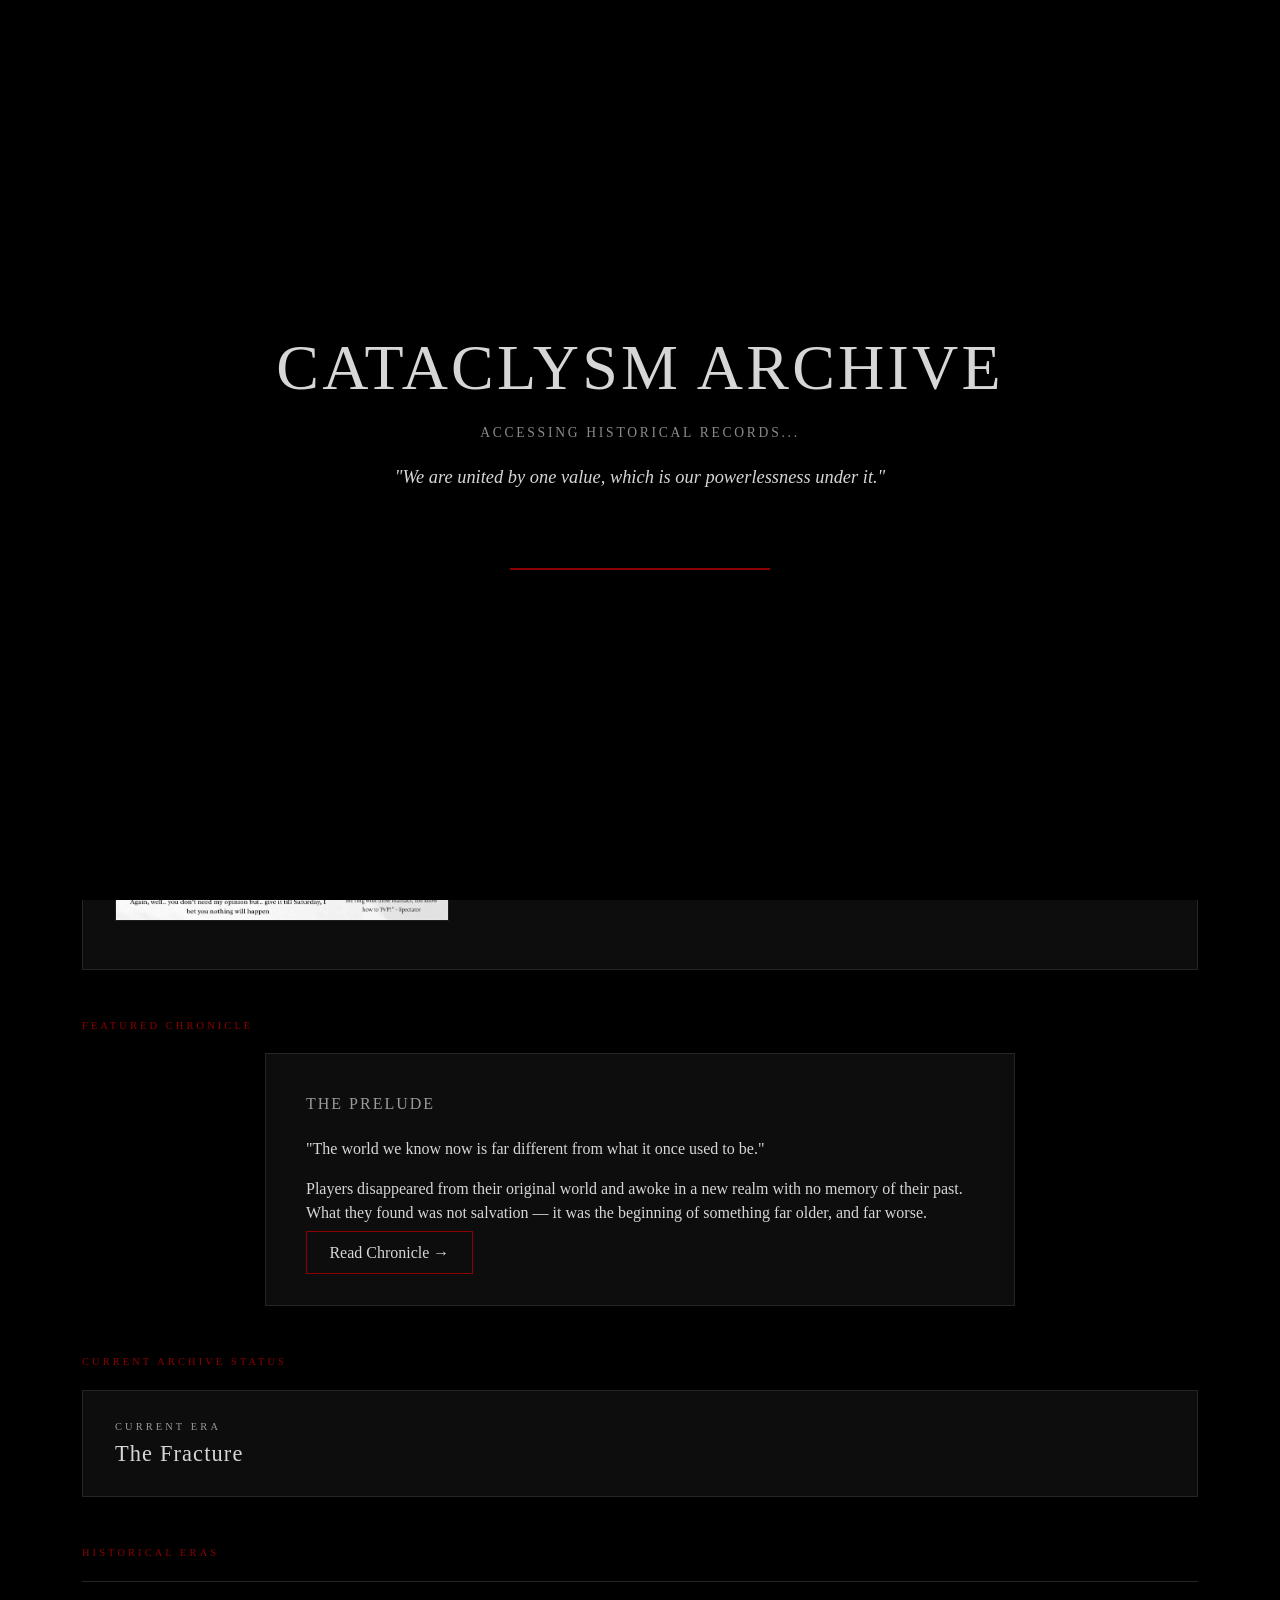
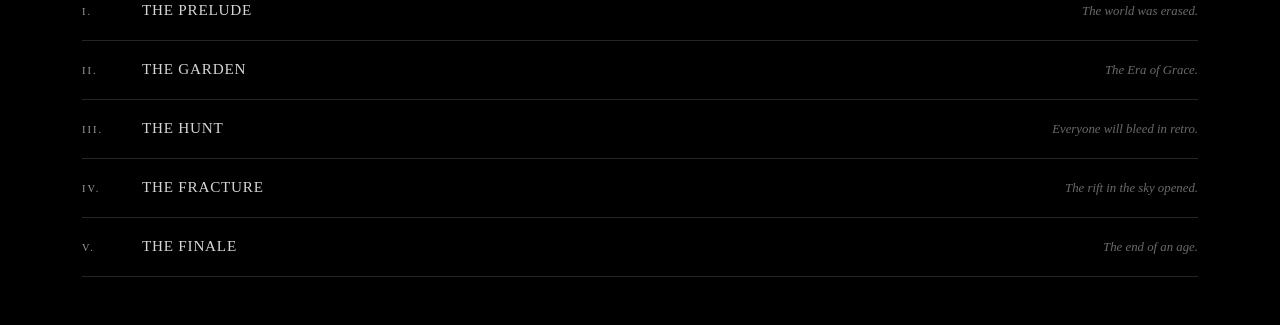
<file: cataclysm-archive/index.html>
<!DOCTYPE html>
<html lang="en">

<head>
    <meta charset="UTF-8">
    <meta name="viewport" content="width=device-width, initial-scale=1.0">
    <title>Cataclysm Archive</title>
    <link href="https://cdn.jsdelivr.net/npm/bootstrap@5.3.7/dist/css/bootstrap.min.css" rel="stylesheet">
    <link rel="icon" href="assets/images/icon.png">
    <link rel="stylesheet" href="assets/css/style.css">
</head>

<body>
    <div id="loadingScreen">

    <h1 class="loading-title">
        CATACLYSM ARCHIVE
    </h1>

    <p class="loading-status">
        Accessing Historical Records...
    </p>

    <blockquote id="loadingQuote">

        "We are united by one value,
        which is our powerlessness under it."

        <br><br>

        — Toru__

    </blockquote>

    <div class="loading-bar">

        <div class="loading-progress"></div>

    </div>

</div>

    <nav class="navbar navbar-expand-lg navbar-dark bg-black border-bottom border-secondary" aria-label="Primary navigation">
        <div class="container">
            <a class="navbar-brand fw-bold" href="index.html">CATACLYSM ARCHIVE</a>
            <button class="navbar-toggler" type="button" data-bs-toggle="collapse" data-bs-target="#navbarNav"
                aria-controls="navbarNav" aria-expanded="false" aria-label="Toggle navigation">
                <span class="navbar-toggler-icon"></span>
            </button>
            <div class="collapse navbar-collapse" id="navbarNav">
                <ul class="navbar-nav ms-auto">
                    <li class="nav-item"><a class="nav-link active" href="index.html">Home</a></li>
                    <li class="nav-item"><a class="nav-link" href="timeline.html">Timeline</a></li>
                    <li class="nav-item"><a class="nav-link" href="records.html">Records</a></li>
                    <li class="nav-item dropdown">
                        <a class="nav-link dropdown-toggle" href="#" role="button" data-bs-toggle="dropdown" aria-expanded="false">Archives</a>
                        <ul class="dropdown-menu dropdown-menu-dark">
                            <li><a class="dropdown-item" href="individuals.html">Individuals</a></li>
                            <li><a class="dropdown-item" href="factions.html">Factions</a></li>
                            <li><a class="dropdown-item" href="alliances.html">Alliances</a></li>
                            <li><a class="dropdown-item" href="entities.html">Entities</a></li>
                        </ul>
                    </li>
                </ul>
            </div>
        </div>
    </nav>


    <!-- ① Hero -->
    <section class="container py-5">
        <div class="archive-header">
            <h1 class="display-4 fw-bold">CATACLYSM ARCHIVE</h1>
            <p class="lead">Historical Record of the Realm</p>
            <p>The world was not destroyed. It was cultivated.</p>
        </div>
    </section>

    <!-- ⑥ Featured Publication -->
    <section class="container mb-5">
        <span class="section-label">Featured Publication</span>
        <div class="publication-card">
            <div class="row g-4 align-items-center">
                <div class="col-12 col-md-4">
                    <img src="assets/images/new2.png" class="newspaper-image" alt="The Fracture in the Sky">
                </div>
                <div class="col-12 col-md-8">
                   <span class="pub-date">
    ARCHIVED DURING THE FRACTURE
</span>
                    <h3 class="pub-title">The Fracture in the Sky</h3>
                    <p class="pub-body">
                        Reports indicate reality itself has begun to fracture.
                        Entity activity continues to rise across all recorded sectors.
                        Correspondents have gone silent at the outer reaches.
                    </p>
                    <a href="record.html?id=fracture-sky" class="archive-btn">Read Record →</a>
                </div>
            </div>
        </div>
    </section>
    
    <!-- ③ Featured Chronicle -->
    <section class="container mt-5 mb-5">
        <span class="section-label">Featured Chronicle</span>
        <div class="chronicle-card">
            <h2 class="chronicle-title">THE PRELUDE</h2>
            <p class="chronicle-pull">
                "The world we know now is far different from what it once used to be."
            </p>
            <p class="chronicle-body">
                Players disappeared from their original world and awoke in a new realm
                with no memory of their past. What they found was not salvation — it was
                the beginning of something far older, and far worse.
            </p>
            <a href="era.html?id=prelude" class="archive-btn">Read Chronicle →</a>
        </div>
    </section>


    <!-- ④ Current Era -->
    <section class="container mb-5">
        <span class="section-label">Current Archive Status</span>
        <div class="era-status-card">
            <span class="era-label">Current Era</span>
            <h3 class="era-name">The Fracture</h3>
        </div>
    </section>


    <!-- ⑤ Historical Eras -->
    <section class="container mb-5">
        <span class="section-label">Historical Eras</span>
        <ul class="eras-list">
            <li>
                <a href="era.html?id=prelude">
                    <span class="era-numeral">I.</span>
                    <span class="era-entry-title">THE PRELUDE</span>
                    <span class="era-entry-desc">The world was erased.</span>
                </a>
            </li>
            <li>
                <a href="era.html?id=garden">
                    <span class="era-numeral">II.</span>
                    <span class="era-entry-title">THE GARDEN</span>
                    <span class="era-entry-desc">The Era of Grace.</span>
                </a>
            </li>
            <li>
                <a href="era.html?id=hunt">
                    <span class="era-numeral">III.</span>
                    <span class="era-entry-title">THE HUNT</span>
                    <span class="era-entry-desc">Everyone will bleed in retro.</span>
                </a>
            </li>
            <li>
                <a href="era.html?id=fracture">
                    <span class="era-numeral">IV.</span>
                    <span class="era-entry-title">THE FRACTURE</span>
                    <span class="era-entry-desc">The rift in the sky opened.</span>
                </a>
            </li>
            <li>
                <a href="era.html?id=finale">
                    <span class="era-numeral">V.</span>
                    <span class="era-entry-title">THE FINALE</span>
                    <span class="era-entry-desc">The end of an age.</span>
                </a>
            </li>
        </ul>
    </section>



    <script src="assets/js/app.js"></script>
    <script src="https://cdn.jsdelivr.net/npm/bootstrap@5.3.7/dist/js/bootstrap.bundle.min.js"></script>

<script>

const archiveQuotes = [

    "We are united by one value, which is our powerlessness under it.",

    "The world was not destroyed. It was cultivated.",

    "Everyone will bleed in retro.",

    "The rift in the sky opened with the corpse of a beloved.",

    "It breaks us and assembles us back whole but wrong because it loves us.",

    "What will break it?",

    "And who will break it?",

    "Paint the world red.",

    "The peace and quiet were only lended to us.",

    "Something wicked came.",

    "It is here.",

    "It did all of this and now it is watching.",

    "The players have tasted blood.",

    "We found ourselves in a new world.",

    "Where did we go?",

    "Why couldn't we remember?",

    "The Null Event.",

    "Its malignity knows no bounds.",

    "The world shall bear witness to its cruelty."

];

const selectedQuote =
    archiveQuotes[
        Math.floor(Math.random() * archiveQuotes.length)
    ];

document.getElementById("loadingQuote").textContent =
    `"${selectedQuote}"`;

window.addEventListener("load", () => {

    setTimeout(() => {

        const screen =
            document.getElementById("loadingScreen");

        screen.style.opacity = "0";

        screen.style.transition = "opacity .6s ease";

        setTimeout(() => {

            screen.remove();

        }, 600);

    }, 3000);

});

</script>
</body>
</html>
</file>
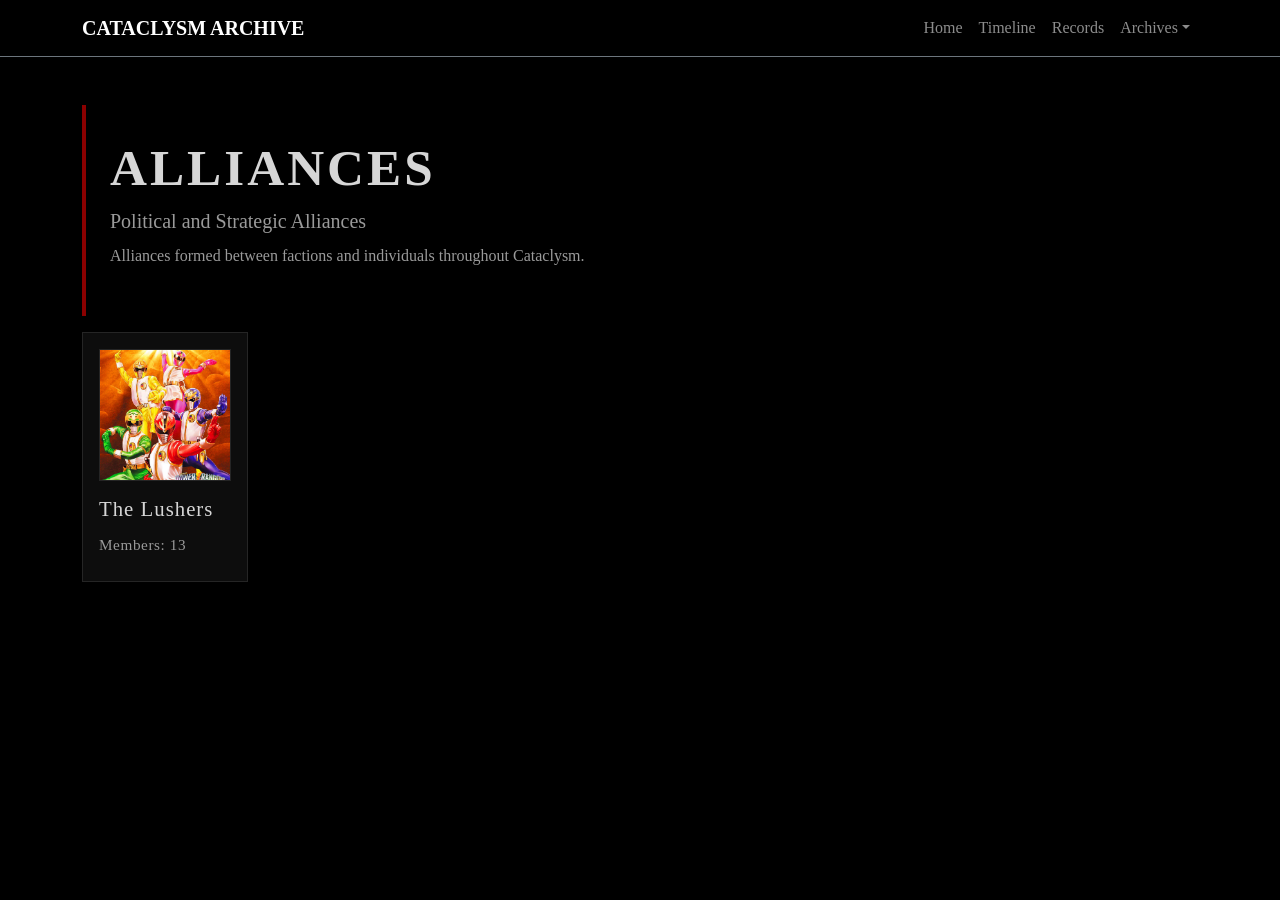
<file: cataclysm-archive/alliances.html>
<!DOCTYPE html>
<html lang="en">

<head>

    <meta charset="UTF-8">
    <meta name="viewport" content="width=device-width, initial-scale=1">

    <title>Cataclysm Archive | Alliances</title>

    <link href="https://cdn.jsdelivr.net/npm/bootstrap@5.3.7/dist/css/bootstrap.min.css" rel="stylesheet">

    <link rel="icon" href="assets/images/icon.png">
    <link rel="stylesheet" href="assets/css/style.css">

</head>

<body>

    <nav class="navbar navbar-expand-lg navbar-dark bg-black border-bottom border-secondary" aria-label="Primary navigation">

        <div class="container">

            <a class="navbar-brand fw-bold" href="index.html">
                CATACLYSM ARCHIVE
            </a>

            <button class="navbar-toggler" type="button" data-bs-toggle="collapse" data-bs-target="#navbarNav" aria-controls="navbarNav" aria-expanded="false" aria-label="Toggle navigation">
                <span class="navbar-toggler-icon"></span>
            </button>

            <div class="collapse navbar-collapse" id="navbarNav">

                <ul class="navbar-nav ms-auto">

                    <li class="nav-item"><a class="nav-link" href="index.html">Home</a></li>
                    <li class="nav-item"><a class="nav-link" href="timeline.html">Timeline</a></li>
                    <li class="nav-item"><a class="nav-link" href="records.html">Records</a></li>
                    <li class="nav-item dropdown">
                        <a class="nav-link dropdown-toggle" href="#" role="button" data-bs-toggle="dropdown" aria-expanded="false">Archives</a>
                        <ul class="dropdown-menu dropdown-menu-dark">
                            <li><a class="dropdown-item" href="individuals.html">Individuals</a></li>
                            <li><a class="dropdown-item" href="factions.html">Factions</a></li>
                            <li><a class="dropdown-item active" href="alliances.html">Alliances</a></li>
                            <li><a class="dropdown-item" href="entities.html">Entities</a></li>
                        </ul>
                    </li>

                </ul>

            </div>

        </div>

    </nav>

    <main class="container py-5">

        <div class="archive-header">

            <h1>
                ALLIANCES
            </h1>

            <p class="lead">
                Political and Strategic Alliances
            </p>

            <p>
                Alliances formed between factions and individuals throughout Cataclysm.
            </p>

        </div>

        <div class="row g-4"
             id="alliancesContainer">

        </div>

    </main>

    <script src="assets/js/alliances.js"></script>
    <script src="https://cdn.jsdelivr.net/npm/bootstrap@5.3.7/dist/js/bootstrap.bundle.min.js"></script>

</body>

</html>
</file>
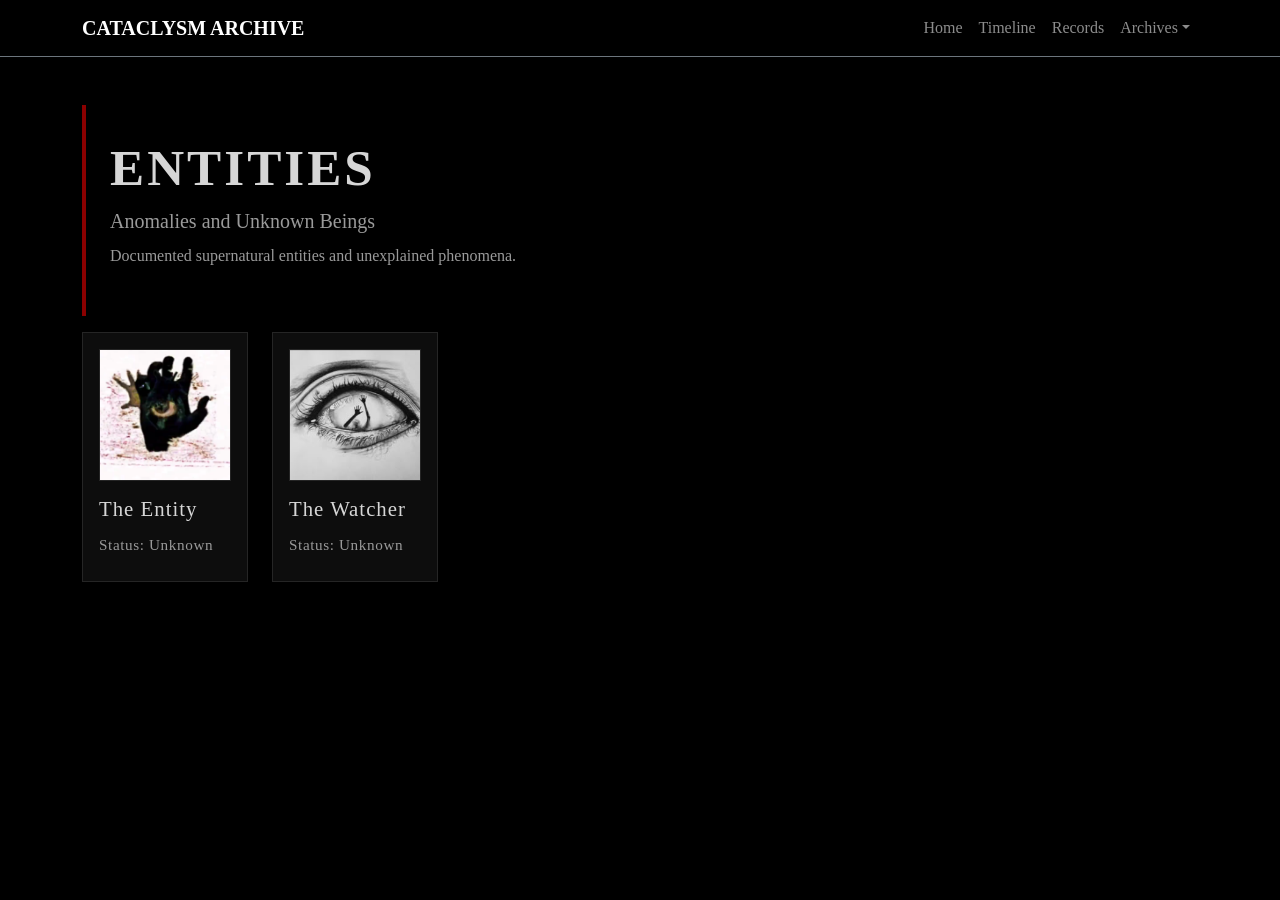
<file: cataclysm-archive/entities.html>
<!DOCTYPE html>
<html lang="en">

<head>

<meta charset="UTF-8">
<meta name="viewport" content="width=device-width, initial-scale=1">

<title>Cataclysm Archive | Entities</title>

<link href="https://cdn.jsdelivr.net/npm/bootstrap@5.3.7/dist/css/bootstrap.min.css" rel="stylesheet">

<link rel="icon" href="assets/images/icon.png">
<link rel="stylesheet" href="assets/css/style.css">

</head>

<body>

   <nav class="navbar navbar-expand-lg navbar-dark bg-black border-bottom border-secondary" aria-label="Primary navigation">

        <div class="container">

            <a class="navbar-brand fw-bold" href="index.html">CATACLYSM ARCHIVE</a>

            <button class="navbar-toggler" type="button" data-bs-toggle="collapse" data-bs-target="#navbarNav" aria-controls="navbarNav" aria-expanded="false" aria-label="Toggle navigation">
                <span class="navbar-toggler-icon"></span>
            </button>

            <div class="collapse navbar-collapse" id="navbarNav">
                <ul class="navbar-nav ms-auto">
                    <li class="nav-item"><a class="nav-link" href="index.html">Home</a></li>
                    <li class="nav-item"><a class="nav-link" href="timeline.html">Timeline</a></li>
                    <li class="nav-item"><a class="nav-link" href="records.html">Records</a></li>
                    <li class="nav-item dropdown">
                        <a class="nav-link dropdown-toggle" href="#" role="button" data-bs-toggle="dropdown" aria-expanded="false">Archives</a>
                        <ul class="dropdown-menu dropdown-menu-dark">
                            <li><a class="dropdown-item" href="individuals.html">Individuals</a></li>
                            <li><a class="dropdown-item" href="factions.html">Factions</a></li>
                            <li><a class="dropdown-item" href="alliances.html">Alliances</a></li>
                            <li><a class="dropdown-item active" href="entities.html">Entities</a></li>
                        </ul>
                    </li>
                </ul>
            </div>

        </div>

    </nav>

<div class="container py-5">
    <div class="archive-header">

        <h1>ENTITIES</h1>

        <p class="lead">
            Anomalies and Unknown Beings
        </p>

        <p>
            Documented supernatural entities and unexplained phenomena.
        </p>

    </div>

    <div class="row g-4"
         id="entitiesContainer">

    </div>

</div>

<script src="assets/js/entities.js"></script>

<script src="https://cdn.jsdelivr.net/npm/bootstrap@5.3.7/dist/js/bootstrap.bundle.min.js"></script>

</body>

</html>
</file>
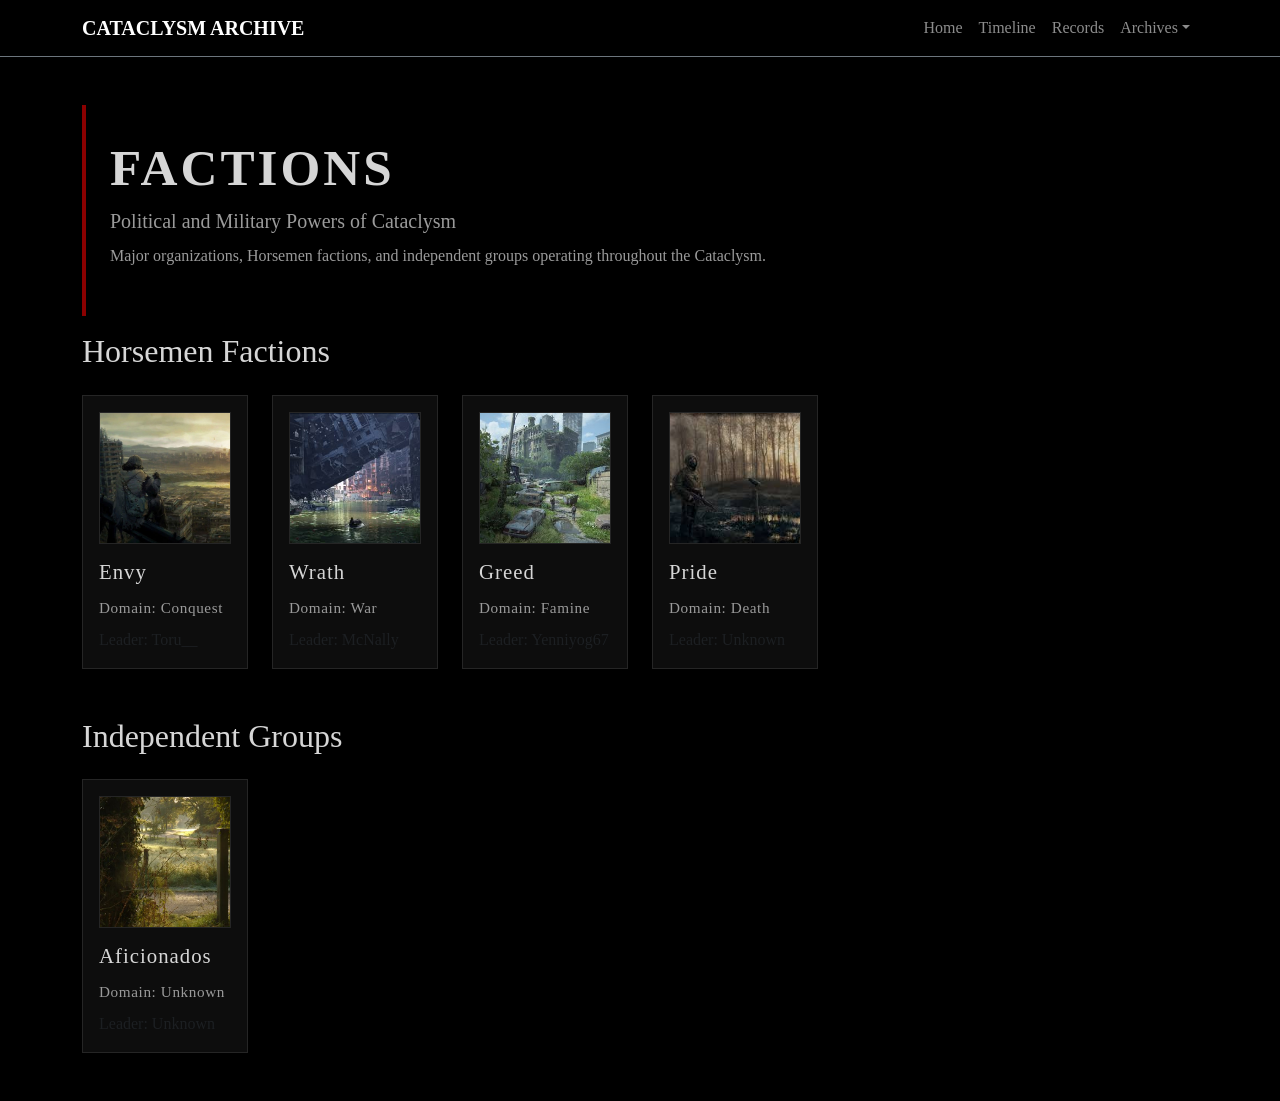
<file: cataclysm-archive/factions.html>
<!DOCTYPE html>
<html lang="en">

<head>

    <meta charset="UTF-8">
    <meta name="viewport" content="width=device-width, initial-scale=1">

    <title>Cataclysm Archive | Factions</title>

    <link href="https://cdn.jsdelivr.net/npm/bootstrap@5.3.7/dist/css/bootstrap.min.css" rel="stylesheet">

    <link rel="icon" href="assets/images/icon.png">
    <link rel="stylesheet" href="assets/css/style.css">

</head>

<body>

    <nav class="navbar navbar-expand-lg navbar-dark bg-black border-bottom border-secondary" aria-label="Primary navigation">

        <div class="container">

            <a class="navbar-brand fw-bold" href="index.html">CATACLYSM ARCHIVE</a>

            <button class="navbar-toggler" type="button" data-bs-toggle="collapse" data-bs-target="#navbarNav" aria-controls="navbarNav" aria-expanded="false" aria-label="Toggle navigation">
                <span class="navbar-toggler-icon"></span>
            </button>

            <div class="collapse navbar-collapse" id="navbarNav">

                <ul class="navbar-nav ms-auto">

                    <li class="nav-item"><a class="nav-link" href="index.html">Home</a></li>
                    <li class="nav-item"><a class="nav-link" href="timeline.html">Timeline</a></li>
                    <li class="nav-item"><a class="nav-link" href="records.html">Records</a></li>
                    <li class="nav-item dropdown">
                        <a class="nav-link dropdown-toggle" href="#" role="button" data-bs-toggle="dropdown" aria-expanded="false">Archives</a>
                        <ul class="dropdown-menu dropdown-menu-dark">
                            <li><a class="dropdown-item" href="individuals.html">Individuals</a></li>
                            <li><a class="dropdown-item active" href="factions.html">Factions</a></li>
                            <li><a class="dropdown-item" href="alliances.html">Alliances</a></li>
                            <li><a class="dropdown-item" href="entities.html">Entities</a></li>
                        </ul>
                    </li>

                </ul>

            </div>

        </div>

    </nav>

    <main class="container py-5">

        <div class="archive-header">

            <h1>
                FACTIONS
            </h1>

            <p class="lead">
                Political and Military Powers of Cataclysm
            </p>

            <p>
                Major organizations, Horsemen factions, and independent groups operating throughout the Cataclysm.
            </p>

        </div>

        <h2 class="mb-4">
            Horsemen Factions
        </h2>

        <div class="row g-4 mb-5"
             id="horsemenContainer">

        </div>

        <h2 class="mb-4">
            Independent Groups
        </h2>

        <div class="row g-4"
             id="independentContainer">

        </div>

    </main>

    <script src="assets/js/factions.js"></script>

    <script src="https://cdn.jsdelivr.net/npm/bootstrap@5.3.7/dist/js/bootstrap.bundle.min.js"></script>

</body>

</html>
</file>
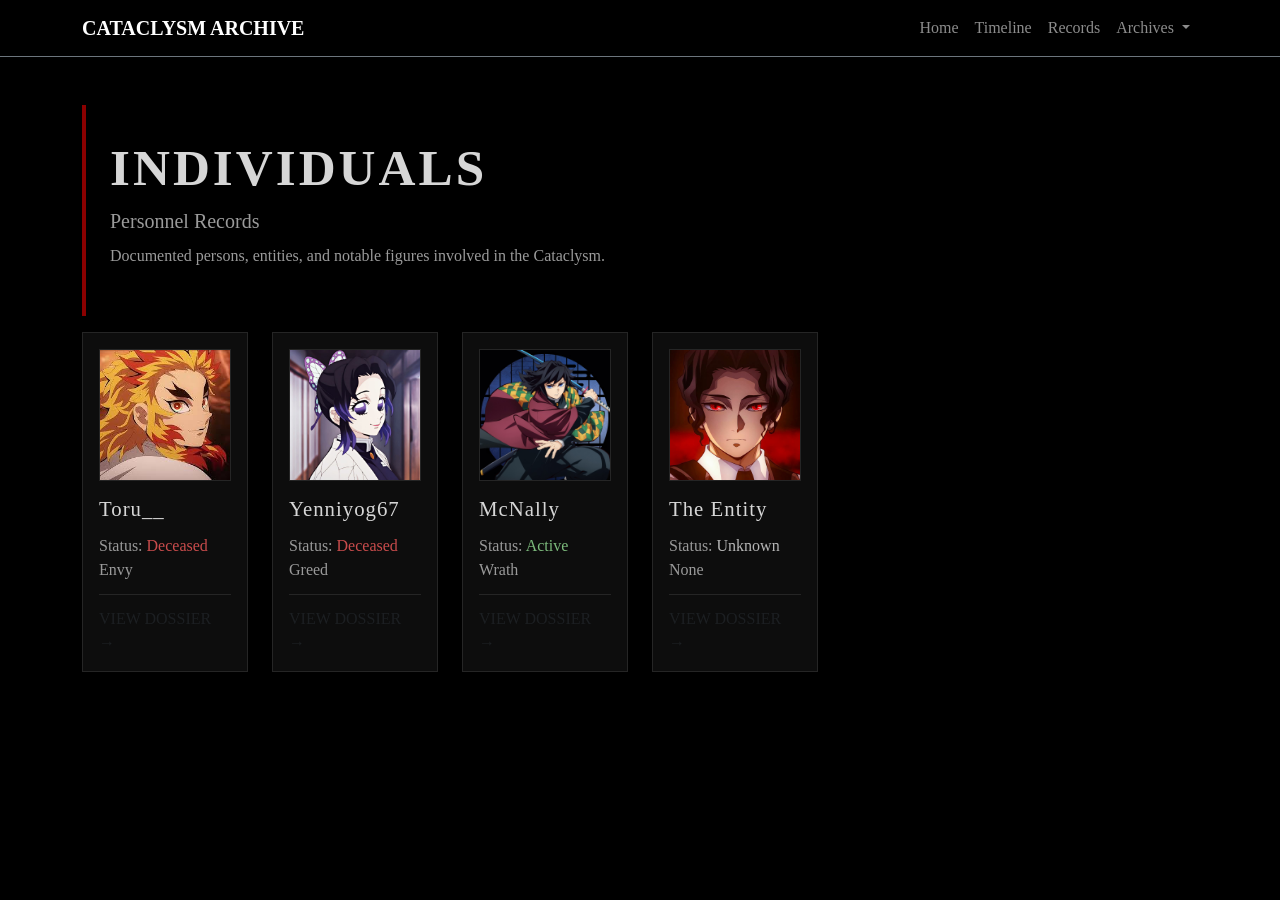
<file: cataclysm-archive/individuals.html>
<!DOCTYPE html>
<html lang="en">

<head>

<meta charset="UTF-8">
<meta name="viewport" content="width=device-width, initial-scale=1">

<title>Individuals</title>

<link href="https://cdn.jsdelivr.net/npm/bootstrap@5.3.7/dist/css/bootstrap.min.css" rel="stylesheet">

<link rel="icon" href="assets/images/icon.png">
<link rel="stylesheet" href="assets/css/style.css">

</head>

<body>

<nav class="navbar navbar-expand-lg navbar-dark bg-black border-bottom border-secondary" aria-label="Primary navigation">

<div class="container">

    <a class="navbar-brand fw-bold" href="index.html">CATACLYSM ARCHIVE</a>

    <button class="navbar-toggler" type="button" data-bs-toggle="collapse" data-bs-target="#navbarNav" aria-controls="navbarNav" aria-expanded="false" aria-label="Toggle navigation">
        <span class="navbar-toggler-icon"></span>
    </button>

    <div class="collapse navbar-collapse" id="navbarNav">

      <ul class="navbar-nav ms-auto">

<li class="nav-item"><a class="nav-link" href="index.html">Home</a></li>

<li class="nav-item"><a class="nav-link" href="timeline.html">Timeline</a></li>

<li class="nav-item"><a class="nav-link" href="records.html">Records</a></li>

<li class="nav-item dropdown">

    <a class="nav-link dropdown-toggle" href="#" role="button" data-bs-toggle="dropdown" aria-expanded="false">

        Archives

    </a>

    <ul class="dropdown-menu dropdown-menu-dark">

        <li><a class="dropdown-item active" href="individuals.html">Individuals</a></li>
        <li><a class="dropdown-item" href="factions.html">Factions</a></li>
        <li><a class="dropdown-item" href="alliances.html">Alliances</a></li>
        <li><a class="dropdown-item" href="entities.html">Entities</a></li>

    </ul>

</li>

</ul>

    </div>

</div>

</nav>

<div class="container py-5">

    <div class="archive-header">

    <h1>
        INDIVIDUALS
    </h1>

    <p class="lead">
        Personnel Records
    </p>

    <p>
        Documented persons, entities, and notable figures involved in the Cataclysm.
    </p>

</div>

    <div class="row g-4"
         id="individualsContainer">

    </div>

</div>

<script src="assets/js/individuals.js"></script>
<script src="https://cdn.jsdelivr.net/npm/bootstrap@5.3.7/dist/js/bootstrap.bundle.min.js"></script>

</body>

</html>
</file>
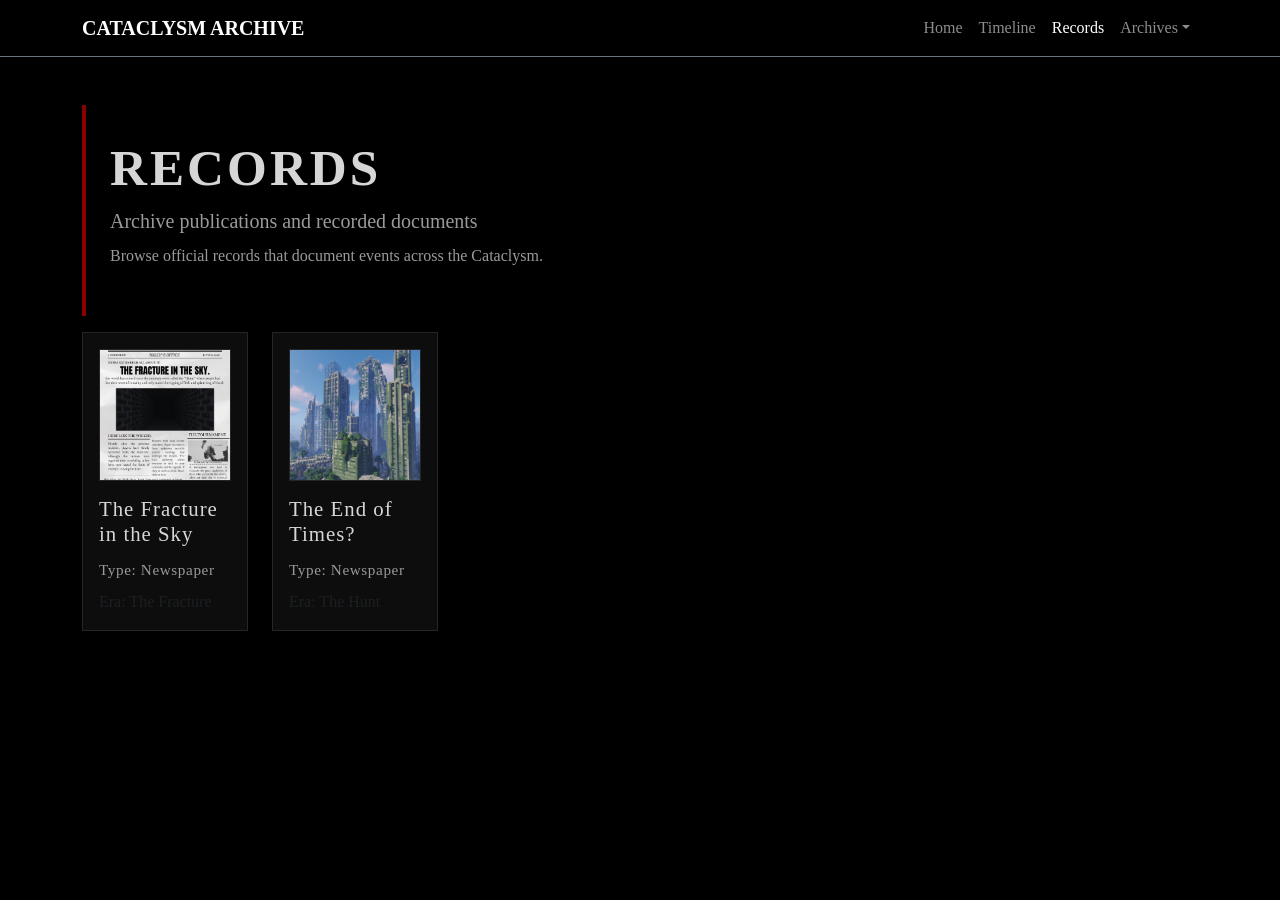
<file: cataclysm-archive/records.html>
<!DOCTYPE html>
<html lang="en">

<head>
    <meta charset="UTF-8">
    <meta name="viewport" content="width=device-width, initial-scale=1.0">
    <title>Cataclysm Archive | Records</title>
    <link href="https://cdn.jsdelivr.net/npm/bootstrap@5.3.7/dist/css/bootstrap.min.css" rel="stylesheet">
    <link rel="icon" href="assets/images/icon.png">
    <link rel="stylesheet" href="assets/css/style.css">
</head>

<body>
    <nav class="navbar navbar-expand-lg navbar-dark bg-black border-bottom border-secondary" aria-label="Primary navigation">
        <div class="container">
            <a class="navbar-brand fw-bold" href="index.html">CATACLYSM ARCHIVE</a>
            <button class="navbar-toggler" type="button" data-bs-toggle="collapse" data-bs-target="#navbarNav" aria-controls="navbarNav" aria-expanded="false" aria-label="Toggle navigation">
                <span class="navbar-toggler-icon"></span>
            </button>
            <div class="collapse navbar-collapse" id="navbarNav">
                <ul class="navbar-nav ms-auto">
                    <li class="nav-item"><a class="nav-link" href="index.html">Home</a></li>
                    <li class="nav-item"><a class="nav-link" href="timeline.html">Timeline</a></li>
                    <li class="nav-item"><a class="nav-link active" href="records.html">Records</a></li>
                    <li class="nav-item dropdown">
                        <a class="nav-link dropdown-toggle" href="#" role="button" data-bs-toggle="dropdown" aria-expanded="false">Archives</a>
                        <ul class="dropdown-menu dropdown-menu-dark">
                            <li><a class="dropdown-item" href="individuals.html">Individuals</a></li>
                            <li><a class="dropdown-item" href="factions.html">Factions</a></li>
                            <li><a class="dropdown-item" href="alliances.html">Alliances</a></li>
                            <li><a class="dropdown-item" href="entities.html">Entities</a></li>
                        </ul>
                    </li>
                </ul>
            </div>
        </div>
    </nav>

    <main class="container py-5">
        <section class="archive-header">
            <h1>RECORDS</h1>
            <p class="lead">Archive publications and recorded documents</p>
            <p>Browse official records that document events across the Cataclysm.</p>
        </section>

        <div class="row g-4" id="recordsContainer"></div>
    </main>

    <script src="assets/js/records.js"></script>
    <script src="https://cdn.jsdelivr.net/npm/bootstrap@5.3.7/dist/js/bootstrap.bundle.min.js"></script>
</body>

</html>
</file>
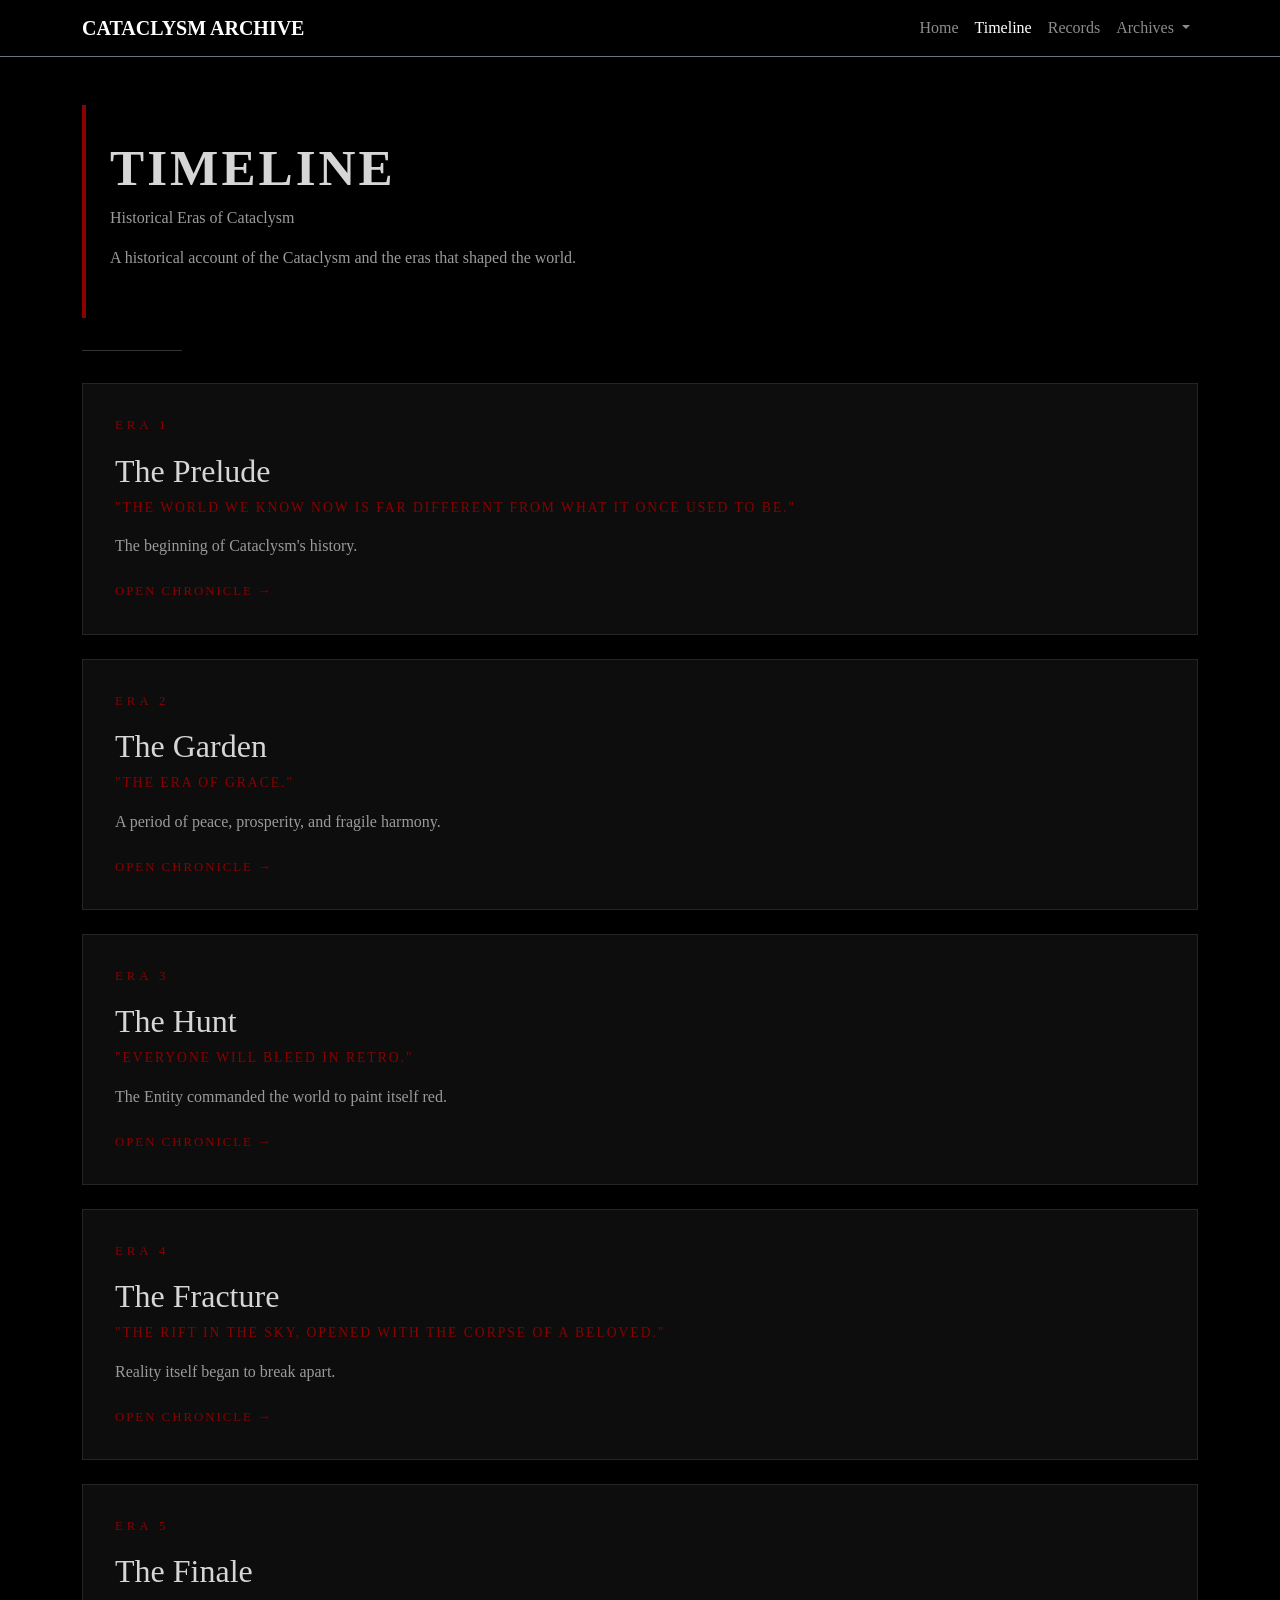
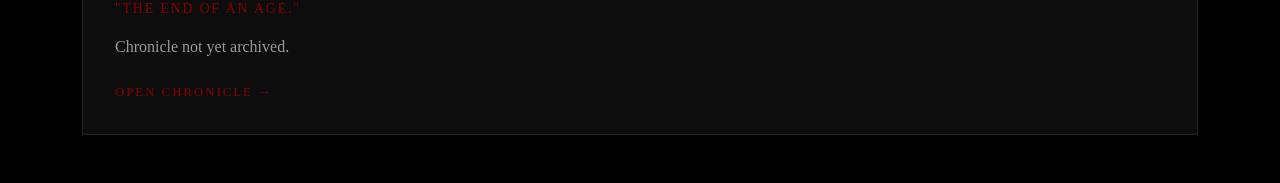
<file: cataclysm-archive/timeline.html>
<!DOCTYPE html>
<html lang="en">

<head>

    <meta charset="UTF-8">
    <meta name="viewport" content="width=device-width, initial-scale=1.0">

    <title>Cataclysm Archive | Timeline</title>

    <link rel="icon" href="assets/images/icon.png">

    <link href="https://cdn.jsdelivr.net/npm/bootstrap@5.3.7/dist/css/bootstrap.min.css" rel="stylesheet">

    <link rel="stylesheet" href="assets/css/style.css">

</head>

<body>

    <!-- Navbar -->
<nav class="navbar navbar-expand-lg navbar-dark bg-black border-bottom border-secondary" aria-label="Primary navigation">

    <div class="container">

        <a class="navbar-brand fw-bold" href="index.html">
            CATACLYSM ARCHIVE
        </a>

        <button class="navbar-toggler"
                type="button"
                data-bs-toggle="collapse"
                data-bs-target="#navbarNav"
                aria-controls="navbarNav"
                aria-expanded="false"
                aria-label="Toggle navigation">

            <span class="navbar-toggler-icon"></span>

        </button>

        <div class="collapse navbar-collapse" id="navbarNav">

            <ul class="navbar-nav ms-auto">

                <li class="nav-item">
                    <a class="nav-link" href="index.html">
                        Home
                    </a>
                </li>

                <li class="nav-item">
                    <a class="nav-link active" href="timeline.html">
                        Timeline
                    </a>
                </li>

                <li class="nav-item">
                    <a class="nav-link" href="records.html">
                        Records
                    </a>
                </li>

                <li class="nav-item dropdown">

                    <a class="nav-link dropdown-toggle"
                       href="#"
                       role="button"
                       data-bs-toggle="dropdown"
                       aria-expanded="false">

                        Archives

                    </a>

                    <ul class="dropdown-menu dropdown-menu-dark">

                        <li>
                            <a class="dropdown-item"
                               href="individuals.html">
                                Individuals
                            </a>
                        </li>

                        <li>
                            <a class="dropdown-item"
                               href="factions.html">
                                Factions
                            </a>
                        </li>

                        <li>
                            <a class="dropdown-item"
                               href="alliances.html">
                                Alliances
                            </a>
                        </li>

                        <li>
                            <a class="dropdown-item"
                               href="entities.html">
                                Entities
                            </a>
                        </li>

                    </ul>

                </li>

            </ul>

        </div>

    </div>

</nav>

    <!-- Header -->

    <main class="container py-5">

        <div class="archive-header">

            <h1>
                TIMELINE
            </h1>

      <p class="archive-subtitle">
    Historical Eras of Cataclysm
        </p>

            <p>
                A historical account of the Cataclysm and the eras that shaped the world.
            </p>

        </div>

        <div class="archive-divider"></div>

        <div class="row g-4"
             id="timelineContainer">

        </div>

    </main>

    <script src="assets/js/timeline.js"></script>

    <script src="https://cdn.jsdelivr.net/npm/bootstrap@5.3.7/dist/js/bootstrap.bundle.min.js"></script>

</body>

</html>
</file>
<file: cataclysm-archive/assets/css/style.css>
﻿:root{
    --archive-bg:#000000;
    --archive-surface:#0d0d0d;
    --archive-border:#252525;
    --archive-border-light:#343434;
    --archive-accent:#8b0000;
    --archive-text:#d6d6d6;
    --archive-text-muted:#9a9a9a;
}

/* ==================================================
   GLOBAL
================================================== */

body{
    background:var(--archive-bg);
    color:var(--archive-text);
    font-family: Georgia, "Times New Roman", serif;
    min-height:100vh;
}

a{
    color:inherit;
    text-decoration:none;
}

a:hover{
    color:inherit;
}

img{
    max-width:100%;
    height:auto;
    display:block;
}

/* ==================================================
   NAVBAR
================================================== */

.navbar{
    position:sticky;
    top:0;
    z-index:1000;
    backdrop-filter: blur(6px);
}

.navbar .nav-link:hover{
    color:var(--archive-accent);
}

.navbar .nav-link:focus-visible{
    outline:2px solid rgba(139,17,0,0.2);
    outline-offset:3px;
}



/* ==================================================
   HERO
================================================== */

.archive-header{
    border-left:4px solid var(--archive-accent);
    padding-left:24px;

    margin-bottom:1rem;

    padding-top:2rem;
    padding-bottom:2rem;
}

.archive-header h1{
    font-size:clamp(2rem,4vw,4rem);
    letter-spacing:3px;
    font-weight:700;
    margin-bottom:.5rem;
}

.archive-header p{
    color:var(--archive-text-muted);
    max-width:700px;
}

.archive-header p.lead{
    font-size:clamp(1rem,2.5vw,1.25rem);
    margin-bottom:.5rem;
}

.era-header{
    text-align:center;
    border-left:none;
    margin-bottom:3rem;
}

.era-header::before{
    content:"";
    display:block;
    width:60px;
    height:2px;
    background:var(--archive-accent);
    margin:0 auto 1.5rem;
}

/* ==================================================
   ARCHIVE EXCERPT
================================================== */

.archive-excerpt{
    text-align:center;
    padding:4rem 1rem;
    border-top:1px solid var(--archive-border);
    border-bottom:1px solid var(--archive-border);
}

.archive-excerpt .excerpt-label{
    font-size:.7rem;
    letter-spacing:.25em;
    color:var(--archive-accent);
    text-transform:uppercase;
    margin-bottom:1.5rem;
    display:block;
}

.archive-excerpt blockquote{
    font-size:1.15rem;
    color:var(--archive-text-muted);
    font-style:italic;
    margin:0 auto 1rem;
    max-width:560px;
    line-height:1.8;
}

.archive-excerpt .excerpt-attribution{
    font-size:.75rem;
    letter-spacing:.15em;
    color:#6a6a6a;
    text-transform:uppercase;
}

.archive-excerpt .excerpt-rule{
    display:block;
    width:40px;
    height:1px;
    background:var(--archive-border-light);
    margin:1.5rem auto;
}

/* ==================================================
   SECTION TITLES
================================================== */

.section-label{
    font-size:.65rem;
    letter-spacing:.3em;
    text-transform:uppercase;
    color:var(--archive-accent);
    margin-bottom:1.25rem;
    display:block;
}

section h2{
    font-size:1rem;
    text-transform:uppercase;
    letter-spacing:4px;
    color:var(--archive-text-muted);
}

section h2,
section h3{
    letter-spacing:2px;
    margin-bottom:1.5rem;
}

/* ==================================================
   RECORD CARDS
================================================== */

.record-card{
    background:var(--archive-surface);
    border:1px solid var(--archive-border);
    padding:1.75rem;
    height:100%;
    transition:.25s ease, border-color .25s ease, box-shadow .25s ease;
    word-wrap:break-word;
}

.record-card h3,
.record-card h4,
.record-card h5{
    letter-spacing:1px;
    margin-bottom:.75rem;
}

.record-card h4{
    font-size:1.3rem;
}

.record-card p{
    color:var(--archive-text-muted);
    margin-bottom:0;
}

.record-card hr{
    border-color:var(--archive-border);
    margin:.75rem 0;
    opacity:1;
}

.record-card strong{
    color:var(--archive-text);
}

.clickable-card{
    transition:.25s ease, border-color .25s ease, transform .25s ease, box-shadow .25s ease;
}

.clickable-card:hover{
    border-color:var(--archive-accent);
    transform:translateY(-2px);
}

.clickable-card:focus-within{
    border-color:var(--archive-accent);
    box-shadow:0 4px 14px rgba(0,0,0,0.25);
}

.clickable-card a:focus-visible,
.clickable-card:focus-within{
    outline:3px solid rgba(139,17,0,0.18);
    outline-offset:4px;
}

.archive-card,
.individual-card{
    height:100%;
    display:flex;
    flex-direction:column;
    padding:1rem;
}

.archive-image,
.individual-image,
.profile-image,
.record-image{
   width:100%;
    aspect-ratio:1/1;
    object-fit:cover;
    border:1px solid var(--archive-border);
        margin-bottom:1rem;

}

.newspaper-image{
   
    width:100%;

    height:auto;

    object-fit:contain;

    display:block;
    border:1px solid var(--archive-border);
    display:block;
    margin-bottom:1rem;
}

.profile-image{
    width:220px;
    height:220px;
    margin:auto;
}

.newspaper-image{
    filter:grayscale(30%) contrast(1.05);
}

.chronicle-card{
    border:1px solid var(--archive-border);
    background:var(--archive-surface);
    padding:2.5rem;
    max-width:750px;
    margin:auto;
}

.publication-card{
    border:1px solid var(--archive-border);
    background:var(--archive-surface);
    padding:2rem;
}

.era-status-card{
    border:1px solid var(--archive-border);
    background:var(--archive-surface);
    padding:1.75rem 2rem;
}

.meta-label{
    color:var(--archive-text-muted);
    font-size:.95rem;
    letter-spacing:.04em;
    margin-bottom:.5rem;
}

.faction-summary{
    color:var(--archive-text-muted);
    font-size:.95rem;
    line-height:1.4;
    display:-webkit-box;
    -webkit-line-clamp:2;
    -webkit-box-orient:vertical;
    overflow:hidden;
}

.back-link{
    color:#b0b0b0;
    text-decoration:none;
    opacity:.7;
    font-size:.85rem;
    letter-spacing:.1em;
    text-transform:uppercase;
}

.back-link:hover,
.back-link:focus{
    color:#ffffff;
    text-decoration:underline;
}

.archive-btn{
    border:1px solid var(--archive-accent);
    color:var(--archive-text);
    background:transparent;
    padding:.75rem 1.4rem;
}

.archive-btn:hover{
    background:var(--archive-accent);
    color:#fff;
}

.archive-divider{
    width:100px;
    height:1px;
    background:var(--archive-border-light);
    margin:2rem 0;
}

/* ==================================================
   HOMEPAGE
================================================== */

.era-status-card .era-label{
    font-size:.65rem;
    letter-spacing:.3em;
    text-transform:uppercase;
    color:var(--archive-text-muted);
    margin-bottom:.4rem;
    display:block;
}

.era-status-card .era-name{
    font-size:1.4rem;
    color:var(--archive-text);
    margin:0;
    letter-spacing:.05em;
}

.eras-list{
    list-style:none;
    padding:0;
    margin:0;
    border-top:1px solid var(--archive-border);
}

.eras-list li{
    border-bottom:1px solid var(--archive-border);
}

.eras-list li a{
    display:flex;
    align-items:baseline;
    gap:1.25rem;
    padding:1.1rem 0;
    color:var(--archive-text);
    transition:color .15s ease;
}

.eras-list li a:hover{
    color:var(--archive-accent);
}

.era-numeral{
    font-size:.65rem;
    letter-spacing:.2em;
    color:var(--archive-text-muted);
    text-transform:uppercase;
    min-width:2.5rem;
    flex-shrink:0;
    transition:color .15s ease;
}

.era-entry-title{
    font-size:.95rem;
    letter-spacing:.05em;
    color:inherit;
    flex-shrink:0;
}

.era-entry-desc{
    font-size:.8rem;
    color:#6a6a6a;
    font-style:italic;
    margin-left:auto;
    text-align:right;
}

.publication-card .pub-date{
    font-size:.7rem;
    letter-spacing:.2em;
    color:#6a6a6a;
    text-transform:uppercase;
    margin-bottom:.75rem;
    display:block;
}

.publication-card .pub-title{
    font-size:1.3rem;
    color:var(--archive-text);
    margin-bottom:.75rem;
}

.publication-card .pub-body{
    font-size:.88rem;
    color:var(--archive-text-muted);
    line-height:1.7;
    margin-bottom:1.5rem;
}

/* ==================================================
   TIMELINE
================================================== */

.timeline-item{
    padding:1rem 0;
    border-bottom:1px solid var(--archive-border);
}

.timeline-item:last-child{
    border-bottom:none;
}

.timeline-item span{
    color:var(--archive-text-muted);
    font-size:.85rem;
}

.timeline-item h5{
    margin-top:.5rem;
}

.timeline-card{
    position:relative;
    padding-left:40px;
    margin-bottom:40px;
}

.timeline-card::before{
    content:"";
    position:absolute;
    left:10px;
    top:0;
    width:2px;
    height:100%;
    background:var(--archive-accent);
}

.timeline-era{
    color:var(--archive-accent);
    text-transform:uppercase;
    letter-spacing:2px;
    font-size:.85rem;
    margin-bottom:1rem;
}

#timelineContainer .record-card{
    padding:2rem;
}

.timeline-title{
    font-size:2rem;
    margin-bottom:.5rem;
}

/* ==================================================
   ERA PAGES
================================================== */
.chronicle-end{

    text-align:center;

    margin-top:5rem;

    padding-top:2rem;

    border-top:1px solid rgba(255,255,255,.08);

    color:var(--archive-text-muted);

    letter-spacing:.25em;

    font-size:.8rem;

    text-transform:uppercase;


}

.archive-tag{

    display:inline-block;

    margin:0 auto 3rem;

    padding:.75rem 1.5rem;

    border:1px solid rgba(255,255,255,.08);

    background:#090909;

    color:var(--archive-text-muted);

    letter-spacing:.15em;

    text-transform:uppercase;

    font-size:.8rem;

}
.era-card{
    position:relative;
    overflow:hidden;
}

.era-number{
    color:var(--archive-accent);
    letter-spacing:4px;
    text-transform:uppercase;
    font-size:.8rem;
    margin-bottom:1rem;
}

.era-quote{
    text-align:center;
    color:var(--archive-text-muted);
    font-style:italic;
    font-size:1.2rem;
    max-width:700px;
    margin:1rem auto 0;
}

.chronicle-content{
    white-space:pre-line;
    line-height:2.1;
    color:var(--archive-text);
    font-size:1.05rem;
    text-align:justify;
    max-width:620px;
    margin:auto;
}

.archive-link{
    margin-top:1.5rem;
    color:var(--archive-accent);
    letter-spacing:2px;
    text-transform:uppercase;
    font-size:.8rem;
}

/* ==================================================
   INDIVIDUALS
================================================== */

.individual-name{
    font-size:1.8rem;
    margin-bottom:.5rem;
}

.individual-meta{
    color:var(--archive-text-muted);
    font-size:.9rem;
    line-height:1.7;
}

.status-deceased{
    color:#c94c4c;
}

.status-active{
    color:#7dbb7d;
}

.status-unknown{
    color:#b5b5b5;
}

/* ==================================================
   UTILITIES
================================================== */

.narrow-content{
    max-width:700px;
    margin:auto;
}

.medium-content{
    max-width:900px;
    margin:auto;
}

.wide-content{
    max-width:1200px;
    margin:auto;
}

.record-card.text-center h3{
    font-size:clamp(1.25rem,4vw,2rem);
    margin-bottom:.5rem;
}

/* ==================================================
   RESPONSIVE
================================================== */

@media (min-width:992px){
    .image-panel{
        position:sticky;
        top:100px;
    }
    .col-lg-2{
        flex:0 0 auto;
        width:16.666667%;
    }
}

@media (max-width:767px){
    .record-card{
        padding:1.5rem;
    }
    .era-entry-desc{
        display:none;
    }
}

/* ==================================================
   LOADING SCREEN
================================================== */

#loadingScreen{

    position:fixed;

    inset:0;

    background:#000000;

    z-index:9999;

    display:flex;

    flex-direction:column;

    justify-content:center;

    align-items:center;

    text-align:center;

    padding:2rem;

}

.loading-seal{

    width:90px;

    height:auto;

    margin-bottom:1.5rem;

}

#loadingScreen h1{

    color:#d6d6d6;

    font-size:4rem;

    letter-spacing:.05em;

    margin-bottom:1rem;

}


.loading-status{

    color:#8a8a8a;

    text-transform:uppercase;

    letter-spacing:.2em;

    font-size:.85rem;

    animation:blinkStatus 1.5s infinite;

}

@keyframes blinkStatus{

    0%,100%{
        opacity:1;
    }

    50%{
        opacity:.4;
    }

}

#loadingQuote{

    max-width:500px;

    color:#d6d6d6;

    font-style:italic;

    line-height:2;

    font-size:1.15rem;

    margin-bottom:2rem;

}

.loading-bar{

    width:260px;

    height:2px;

    margin:40px auto 0;

    background:rgba(255,255,255,.08);

    overflow:hidden;

    position:relative;

}

.loading-progress{

    width:0;

    height:100%;

    background:#8b0000;

    box-shadow:
        0 0 6px rgba(139,0,0,.8),
        0 0 12px rgba(139,0,0,.5);

    animation:archiveLoad 3s linear forwards;

}

@keyframes archiveLoad{

    from{
        width:0%;
    }

    to{
        width:100%;
    }

}

#loadingScreen h1{

    color:#d6d6d6;

    font-size:4rem;

    letter-spacing:.05em;

       margin-bottom:1rem;



}


.loading-title{

    color:#d6d6d6;

    font-size:4rem;

    letter-spacing:.05em;

    animation:entityPulse 2.5s infinite;

}

@keyframes entityPulse{

    0%,70%,100%{
        color:#d6d6d6;
        text-shadow:none;
    }

    75%{
        color:#ff0000;
        text-shadow:
            0 0 10px #ff0000,
            0 0 20px #ff0000,
            0 0 40px #ff0000;
    }

    80%{
        color:#d6d6d6;
    }

    85%{
        color:#ff0000;
        text-shadow:
            0 0 15px #ff0000,
            0 0 30px #ff0000,
            0 0 50px #ff0000;
    }

    90%{
        color:#d6d6d6;
        text-shadow:none;
    }

}
</file>
